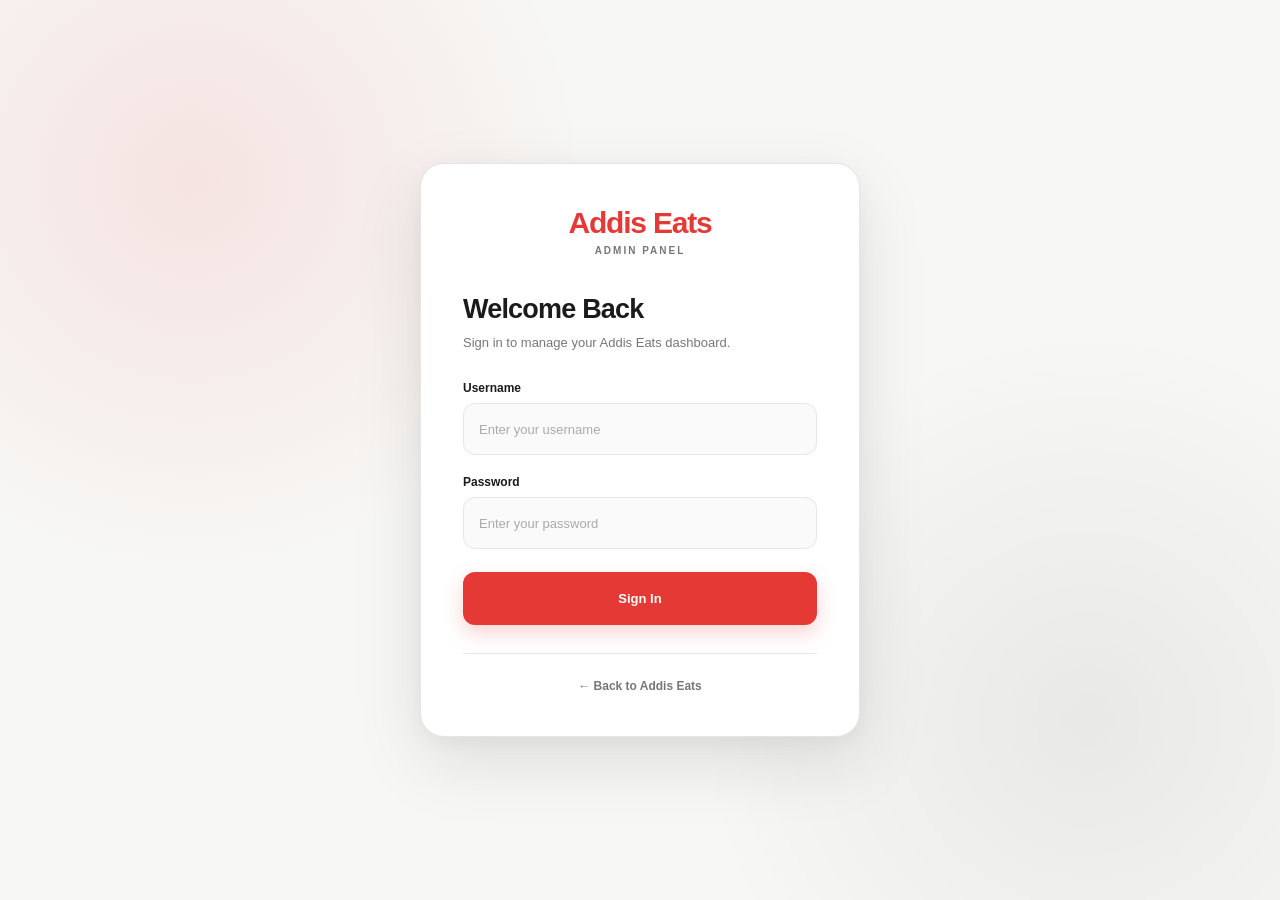
<file: admin-dashboard.html>
<!DOCTYPE html>
<html lang="en">

<head>
    <meta charset="UTF-8">
    <meta name="viewport" content="width=device-width, initial-scale=1.0">
    <title>Addis Eats | Admin Dashboard</title>
    <link rel="stylesheet" href="admin.css">
</head>

<body>
    <div class="admin-dashboard" id="admin-dashboard">
        <aside class="admin-sidebar" id="admin-sidebar">
            <div class="admin-logo">
                <h1>Addis Eats</h1>
                <span>Admin Panel</span>
            </div>
            <nav class="admin-nav" id="admin-nav">
                <a href="#dashboard" class="admin-nav-link active"><span
                        class="nav-icon">⌂</span><span>Dashboard</span></a>
                <a href="#menu-management" class="admin-nav-link"><span class="nav-icon">🍴</span><span>Menu</span></a>
                <a href="#orders" class="admin-nav-link"><span class="nav-icon">📦</span><span>Orders</span></a>
                <a href="#analytics" class="admin-nav-link"><span class="nav-icon">📊</span><span>Analytics</span></a>
            </nav>
            <div class="admin-sidebar-bottom">
                <a href="#settings" class="admin-nav-link"><span class="nav-icon">⚙</span><span>Settings</span></a>
                <button type="button" class="admin-logout" id="admin-logout"><span
                        class="nav-icon">↪</span><span>Logout</span></button>
            </div>
        </aside>
        <main class="admin-main" id="dashboard">
            <header class="admin-header">
                <div class="admin-header-left">
                    <button type="button" class="sidebar-toggle" id="sidebar-toggle"
                        aria-label="Toggle sidebar">☰</button>
                    <div>
                        <span class="admin-page-label">ADMIN PANEL</span>
                        <h2>Dashboard</h2>
                    </div>
                </div>
                <div class="admin-header-right">
                    <button type="button" class="admin-notification" id="admin-notification"
                        aria-label="Notifications">🔔<span class="notification-badge"
                            id="notification-badge">0</span></button>
                    <div class="admin-profile" id="admin-profile">
                        <div class="admin-profile-avatar">A</div>
                        <div class="admin-profile-info">
                            <strong id="admin-name">Admin</strong>
                            <span>Administrator</span>
                        </div>
                    </div>
                </div>
            </header>
            <section class="dashboard-content">
                <div class="dashboard-heading">
                    <div>
                        <span class="section-label">OVERVIEW</span>
                        <h1>Welcome back, Admin</h1>
                        <p>Here's what's happening with Addis Eats today.</p>
                    </div>
                    <div class="dashboard-date" id="dashboard-date">Today</div>
                </div>
                <section class="dashboard-stats" id="analytics">
                    <article class="stat-card revenue-card" id="revenue-card">
                        <div class="stat-card-top"><span class="stat-title">Total Revenue</span><span
                                class="stat-icon">💰</span></div>
                        <div class="stat-value" id="total-revenue">0 ETB</div>
                        <div class="stat-change positive"><span>↑</span><span id="revenue-change">0%</span><small>from
                                last period</small></div>
                    </article>
                    <article class="stat-card orders-card" id="orders-card">
                        <div class="stat-card-top"><span class="stat-title">Total Orders</span><span
                                class="stat-icon">📦</span></div>
                        <div class="stat-value" id="total-orders">0</div>
                        <div class="stat-change positive"><span>↑</span><span id="orders-change">0%</span><small>from
                                last period</small></div>
                    </article>
                    <article class="stat-card average-card" id="average-order-card">
                        <div class="stat-card-top"><span class="stat-title">Average Order</span><span
                                class="stat-icon">🧾</span></div>
                        <div class="stat-value" id="average-order-value">0 ETB</div>
                        <div class="stat-change positive"><span>↑</span><span id="average-change">0%</span><small>from
                                last period</small></div>
                    </article>
                    <article class="stat-card customers-card" id="customers-card">
                        <div class="stat-card-top"><span class="stat-title">Customers</span><span
                                class="stat-icon">👥</span></div>
                        <div class="stat-value" id="total-customers">0</div>
                        <div class="stat-change positive"><span>↑</span><span id="customers-change">0%</span><small>from
                                last period</small></div>
                    </article>
                </section>
                <div class="dashboard-grid">
                    <section class="dashboard-panel top-selling" id="top-selling">
                        <div class="panel-header">
                            <div><span class="section-label">BEST PERFORMERS</span>
                                <h2>Top Selling Dishes</h2>
                            </div>
                            <button type="button" class="panel-action" id="view-menu-button">View Menu</button>
                        </div>
                        <div class="top-selling-list" id="top-selling-list"></div>
                    </section>
                    <section class="dashboard-panel order-status" id="order-status-distribution">
                        <div class="panel-header">
                            <div><span class="section-label">ORDER OVERVIEW</span>
                                <h2>Order Status</h2>
                            </div>
                            <span class="total-order-count"><strong id="status-total-orders">0</strong> orders</span>
                        </div>
                        <div class="status-chart-container">
                            <div class="status-chart" id="status-chart">
                                <div class="status-chart-center"><strong
                                        id="status-chart-total">0</strong><span>Orders</span></div>
                            </div>
                        </div>
                        <div class="status-list" id="status-list">
                            <div class="status-item" data-status="confirmed"><span
                                    class="status-dot confirmed"></span><span
                                    class="status-name">Confirmed</span><strong id="confirmed-count">0</strong></div>
                            <div class="status-item" data-status="preparing"><span
                                    class="status-dot preparing"></span><span
                                    class="status-name">Preparing</span><strong id="preparing-count">0</strong></div>
                            <div class="status-item" data-status="on-the-way"><span
                                    class="status-dot on-the-way"></span><span class="status-name">On the
                                    Way</span><strong id="on-the-way-count">0</strong></div>
                            <div class="status-item" data-status="delivered"><span
                                    class="status-dot delivered"></span><span
                                    class="status-name">Delivered</span><strong id="delivered-count">0</strong></div>
                        </div>
                    </section>
                </div>
                <section class="dashboard-panel recent-orders" id="recent-orders">
                    <div class="panel-header">
                        <div><span class="section-label">LATEST ACTIVITY</span>
                            <h2>Recent Orders</h2>
                        </div>
                        <a href="#orders" class="panel-action">View All Orders</a>
                    </div>
                    <div class="orders-table-wrapper">
                        <table class="orders-table" id="recent-orders-table">
                            <thead>
                                <tr>
                                    <th>Order ID</th>
                                    <th>Customer</th>
                                    <th>Items</th>
                                    <th>Total</th>
                                    <th>Status</th>
                                    <th>Date</th>
                                    <th>Action</th>
                                </tr>
                            </thead>
                            <tbody id="recent-orders-body"></tbody>
                        </table>
                    </div>
                </section>
                <section class="dashboard-panel" id="menu-management">
                    <div class="panel-header">
                        <div><span class="section-label">RESTAURANT MENU</span>
                            <h2>Menu Management</h2>
                        </div>
                        <button type="button" class="panel-action" id="add-menu-button">+ Add Menu Item</button>
                    </div>
                    <div class="admin-menu-controls">
                        <input type="search" id="admin-menu-search" placeholder="Search menu...">
                        <div class="admin-menu-filters">
                            <button type="button" class="admin-menu-filter active" data-category="all">All</button>
                            <button type="button" class="admin-menu-filter" data-category="fast food">Fast Food</button>
                            <button type="button" class="admin-menu-filter" data-category="chicken and fish">Chicken &
                                Fish</button>
                            <button type="button" class="admin-menu-filter" data-category="sweets">Sweets</button>
                            <button type="button" class="admin-menu-filter" data-category="breakfast">Breakfast</button>
                            <button type="button" class="admin-menu-filter" data-category="drinks">Drinks</button>
                        </div>
                    </div>
                    <div class="admin-menu-grid" id="admin-menu-grid"></div>
                </section>
                <section class="dashboard-panel" id="orders">
                    <div class="panel-header">
                        <div><span class="section-label">ORDER MANAGEMENT</span>
                            <h2>Track Orders</h2>
                        </div>
                    </div>
                    <div class="admin-order-controls">
                        <input type="search" id="order-search" placeholder="Search order or customer...">
                        <select id="order-status-filter">
                            <option value="all">All Statuses</option>
                            <option value="confirmed">Confirmed</option>
                            <option value="preparing">Preparing</option>
                            <option value="on-the-way">On the Way</option>
                            <option value="delivered">Delivered</option>
                            <option value="cancelled">Cancelled</option>
                        </select>
                    </div>
                    <div class="orders-container" id="orders-container"></div>
                </section>
                <section class="dashboard-panel" id="settings">
                    <div class="panel-header">
                        <div><span class="section-label">ACCOUNT</span>
                            <h2>Settings</h2>
                        </div>
                    </div>
                    <div class="admin-settings">
                        <p><strong>Admin account</strong></p>
                        <p>You are currently signed in as Administrator.</p>
                        <button type="button" class="admin-logout" id="settings-logout">Logout</button>
                    </div>
                </section>
            </section>
        </main>
    </div>
    <script src="admin.js"></script>
</body>

</html>
</file>
<file: admin.css>
*{margin:0;padding:0;box-sizing:border-box;}
:root{
--admin-red:#e53935;
--admin-red-dark:#c62828;
--admin-red-light:#fff1f0;
--admin-black:#171717;
--admin-dark:#202020;
--admin-white:#ffffff;
--admin-bg:#f7f7f5;
--admin-text:#1b1b1b;
--admin-muted:#777777;
--admin-border:#e9e9e9;
--admin-green:#2e9b62;
--admin-yellow:#e8a900;
--admin-blue:#3977d6;
--sidebar-width:250px;
--shadow-small:0 4px 15px rgba(0,0,0,0.05);
--shadow-medium:0 10px 30px rgba(0,0,0,0.07);
--shadow-large:0 20px 50px rgba(0,0,0,0.10);
--radius-small:10px;
--radius-medium:16px;
--radius-large:22px;
}
html{scroll-behavior:smooth;}
body{
font-family:Inter,-apple-system,BlinkMacSystemFont,"Segoe UI",sans-serif;
background:var(--admin-bg);
color:var(--admin-text);
min-height:100vh;
}
button,input,select,textarea{font:inherit;}
button{cursor:pointer;}
a{color:inherit;text-decoration:none;}
img{max-width:100%;display:block;}
.admin-dashboard{
min-height:100vh;
display:flex;
background:var(--admin-bg);
}
.admin-sidebar{
width:var(--sidebar-width);
height:100vh;
position:fixed;
left:0;
top:0;
display:flex;
flex-direction:column;
padding:28px 18px;
background:var(--admin-black);
color:white;
z-index:1000;
box-shadow:8px 0 30px rgba(0,0,0,0.08);
}
.admin-logo{
padding:0 14px;
margin-bottom:45px;
}
.admin-logo h1{
font-size:25px;
font-weight:800;
letter-spacing:-0.8px;
}
.admin-logo span{
display:block;
margin-top:4px;
font-size:11px;
font-weight:600;
color:#a9a9a9;
text-transform:uppercase;
letter-spacing:1.5px;
}
.admin-nav{
display:flex;
flex-direction:column;
gap:7px;
}
.admin-nav-link{
min-height:48px;
display:flex;
align-items:center;
gap:13px;
padding:0 14px;
border-radius:12px;
color:#a9a9a9;
font-size:14px;
font-weight:600;
transition:background 0.25s ease,color 0.25s ease,transform 0.25s ease;
}
.admin-nav-link:hover{
background:rgba(255,255,255,0.07);
color:white;
transform:translateX(3px);
}
.admin-nav-link.active{
background:var(--admin-red);
color:white;
box-shadow:0 8px 20px rgba(229,57,53,0.25);
}
.nav-icon{
width:22px;
display:flex;
justify-content:center;
align-items:center;
font-size:17px;
}
.admin-sidebar-bottom{
margin-top:auto;
display:flex;
flex-direction:column;
gap:7px;
}
.admin-logout{
width:100%;
min-height:48px;
display:flex;
align-items:center;
gap:13px;
padding:0 14px;
border:none;
border-radius:12px;
background:transparent;
color:#a9a9a9;
font-size:14px;
font-weight:600;
text-align:left;
transition:all 0.25s ease;
}
.admin-logout:hover{
background:rgba(229,57,53,0.12);
color:#ff6966;
}
.admin-main{
width:calc(100% - var(--sidebar-width));
margin-left:var(--sidebar-width);
min-height:100vh;
}
.admin-header{
height:82px;
padding:0 38px;
display:flex;
align-items:center;
justify-content:space-between;
background:rgba(255,255,255,0.92);
border-bottom:1px solid var(--admin-border);
position:sticky;
top:0;
z-index:100;
}
.admin-header-left,.admin-header-right{
display:flex;
align-items:center;
}
.admin-header-left{gap:18px;}
.admin-header-right{gap:22px;}
.admin-page-label,.section-label{
display:block;
font-size:10px;
font-weight:800;
letter-spacing:1.5px;
color:var(--admin-red);
text-transform:uppercase;
}
.admin-header h2{
margin-top:2px;
font-size:22px;
font-weight:750;
letter-spacing:-0.5px;
}
.sidebar-toggle{
width:40px;
height:40px;
display:none;
align-items:center;
justify-content:center;
border:1px solid var(--admin-border);
border-radius:10px;
background:white;
font-size:18px;
}
.admin-notification{
width:42px;
height:42px;
position:relative;
display:flex;
align-items:center;
justify-content:center;
border:1px solid var(--admin-border);
border-radius:50%;
background:white;
font-size:17px;
transition:all 0.25s ease;
}
.admin-notification:hover{
border-color:#d6d6d6;
transform:translateY(-2px);
box-shadow:var(--shadow-small);
}
.notification-badge{
position:absolute;
top:-2px;
right:-2px;
min-width:18px;
height:18px;
display:flex;
align-items:center;
justify-content:center;
padding:0 4px;
border-radius:50%;
background:var(--admin-red);
color:white;
font-size:9px;
font-weight:800;
border:2px solid white;
}
.admin-profile{
display:flex;
align-items:center;
gap:11px;
cursor:pointer;
}
.admin-profile-avatar{
width:42px;
height:42px;
display:flex;
align-items:center;
justify-content:center;
border-radius:50%;
background:linear-gradient(135deg,#ef5350,#c62828);
color:white;
font-size:15px;
font-weight:800;
box-shadow:0 5px 15px rgba(229,57,53,0.25);
}
.admin-profile-info{
display:flex;
flex-direction:column;
gap:2px;
}
.admin-profile-info strong{font-size:13px;}
.admin-profile-info span{
color:var(--admin-muted);
font-size:11px;
}
.dashboard-content{padding:38px;}
.dashboard-heading{
display:flex;
align-items:flex-end;
justify-content:space-between;
margin-bottom:30px;
}
.dashboard-heading h1{
margin-top:6px;
font-size:31px;
font-weight:800;
letter-spacing:-1.1px;
}
.dashboard-heading p{
margin-top:7px;
color:var(--admin-muted);
font-size:14px;
}
.dashboard-date{
padding:10px 15px;
border:1px solid var(--admin-border);
border-radius:10px;
background:white;
color:var(--admin-muted);
font-size:12px;
font-weight:600;
}
.dashboard-stats{
display:grid;
grid-template-columns:repeat(4,minmax(0,1fr));
gap:18px;
margin-bottom:24px;
}
.stat-card{
padding:22px;
background:white;
border:1px solid var(--admin-border);
border-radius:var(--radius-medium);
box-shadow:var(--shadow-small);
transition:transform 0.25s ease,box-shadow 0.25s ease;
}
.stat-card:hover{
transform:translateY(-4px);
box-shadow:var(--shadow-medium);
}
.stat-card-top{
display:flex;
align-items:center;
justify-content:space-between;
}
.stat-title{
color:var(--admin-muted);
font-size:12px;
font-weight:650;
}
.stat-icon{
width:39px;
height:39px;
display:flex;
align-items:center;
justify-content:center;
border-radius:11px;
background:var(--admin-red-light);
font-size:17px;
}
.stat-value{
margin-top:18px;
font-size:27px;
font-weight:800;
letter-spacing:-0.8px;
}
.stat-change{
margin-top:12px;
display:flex;
align-items:center;
gap:5px;
font-size:11px;
font-weight:700;
}
.stat-change.positive{color:var(--admin-green);}
.stat-change small{
color:var(--admin-muted);
font-size:10px;
font-weight:500;
}
.revenue-card .stat-icon{background:#fff0ef;}
.orders-card .stat-icon{background:#eef5ff;}
.average-card .stat-icon{background:#fff8df;}
.customers-card .stat-icon{background:#eef8f1;}
.dashboard-grid{
display:grid;
grid-template-columns:minmax(0,1.5fr) minmax(330px,0.8fr);
gap:22px;
margin-bottom:22px;
}
.dashboard-panel{
background:white;
border:1px solid var(--admin-border);
border-radius:var(--radius-large);
box-shadow:var(--shadow-small);
overflow:hidden;
}
.top-selling,.order-status,.recent-orders{padding:26px;}
.panel-header{
display:flex;
align-items:flex-start;
justify-content:space-between;
margin-bottom:24px;
}
.panel-header h2{
margin-top:5px;
font-size:18px;
font-weight:750;
letter-spacing:-0.4px;
}
.panel-action{
border:none;
background:transparent;
color:var(--admin-red);
font-size:12px;
font-weight:700;
transition:color 0.2s ease;
}
.panel-action:hover{color:var(--admin-red-dark);}
.total-order-count{
color:var(--admin-muted);
font-size:11px;
}
.total-order-count strong{
color:var(--admin-text);
font-size:16px;
}
.top-selling-list{
display:flex;
flex-direction:column;
gap:4px;
}
.selling-item{
min-height:72px;
display:flex;
align-items:center;
gap:14px;
padding:9px 8px;
border-radius:13px;
transition:background 0.2s ease;
}
.selling-item:hover{background:#fafafa;}
.selling-rank{
width:25px;
color:#a3a3a3;
font-size:11px;
font-weight:800;
}
.selling-image{
width:56px;
height:56px;
flex-shrink:0;
overflow:hidden;
border-radius:12px;
background:#eee;
}
.selling-image img{
width:100%;
height:100%;
object-fit:cover;
}
.selling-info{
min-width:0;
flex:1;
}
.selling-info h3{
overflow:hidden;
color:var(--admin-text);
font-size:13px;
font-weight:700;
white-space:nowrap;
text-overflow:ellipsis;
}
.selling-info p{
margin-top:5px;
color:var(--admin-muted);
font-size:11px;
}
.selling-revenue{
color:var(--admin-red);
font-size:13px;
font-weight:800;
}
.status-chart-container{
display:flex;
align-items:center;
justify-content:center;
padding:5px 0 25px;
}
.status-chart{
width:170px;
height:170px;
display:flex;
align-items:center;
justify-content:center;
border-radius:50%;
background:conic-gradient(var(--admin-red) 0deg,var(--admin-red) 90deg,#f4ad19 90deg,#f4ad19 180deg,#4c83d1 180deg,#4c83d1 270deg,#54a675 270deg,#54a675 360deg);
position:relative;
}
.status-chart::before{
content:"";
position:absolute;
width:116px;
height:116px;
border-radius:50%;
background:white;
}
.status-chart-center{
position:relative;
z-index:2;
display:flex;
flex-direction:column;
align-items:center;
}
.status-chart-center strong{
font-size:25px;
font-weight:800;
}
.status-chart-center span{
margin-top:2px;
color:var(--admin-muted);
font-size:10px;
}
.status-list{
display:flex;
flex-direction:column;
gap:13px;
}
.status-item{
display:flex;
align-items:center;
gap:9px;
font-size:12px;
}
.status-dot{
width:9px;
height:9px;
border-radius:50%;
}
.status-dot.confirmed{background:var(--admin-red);}
.status-dot.preparing{background:#f4ad19;}
.status-dot.on-the-way{background:#4c83d1;}
.status-dot.delivered{background:#54a675;}
.status-name{
flex:1;
color:#555;
}
.status-item strong{font-size:12px;}
.recent-orders{margin-bottom:30px;}
.orders-table-wrapper{
width:100%;
overflow-x:auto;
}
.orders-table{
width:100%;
border-collapse:collapse;
white-space:nowrap;
}
.orders-table thead{background:#fafafa;}
.orders-table th{
padding:13px 15px;
color:#777;
border-bottom:1px solid var(--admin-border);
font-size:10px;
font-weight:800;
text-align:left;
text-transform:uppercase;
letter-spacing:0.8px;
}
.orders-table td{
padding:17px 15px;
border-bottom:1px solid #f0f0f0;
color:#444;
font-size:12px;
}
.orders-table tbody tr{
transition:background 0.2s ease;
}
.orders-table tbody tr:hover{background:#fcfcfc;}
.orders-table tbody tr:last-child td{border-bottom:none;}
@media (max-width:1200px){
:root{--sidebar-width:220px;}
.dashboard-content{padding:28px;}
.dashboard-stats{
grid-template-columns:repeat(2,minmax(0,1fr));
}
.dashboard-grid{grid-template-columns:1fr;}
}
@media (max-width:768px){
:root{--sidebar-width:250px;}
.admin-sidebar{
transform:translateX(-100%);
transition:transform 0.3s ease;
}
.admin-sidebar.active{transform:translateX(0);}
.admin-main{
width:100%;
margin-left:0;
}
.sidebar-toggle{display:flex;}
.admin-header{
height:72px;
padding:0 18px;
}
.admin-header h2{font-size:18px;}
.admin-profile-info{display:none;}
.dashboard-content{padding:22px 16px;}
.dashboard-heading{
align-items:flex-start;
flex-direction:column;
gap:15px;
}
.dashboard-heading h1{font-size:25px;}
.dashboard-stats{
grid-template-columns:1fr;
gap:13px;
}
.dashboard-grid{grid-template-columns:1fr;}
.top-selling,.order-status,.recent-orders{padding:20px;}
.stat-card{padding:19px;}
.selling-item{gap:10px;}
.selling-rank{display:none;}
.selling-revenue{font-size:12px;}
}
@media (max-width:480px){
.admin-header-right{gap:10px;}
.admin-notification{
width:38px;
height:38px;
}
.admin-profile-avatar{
width:38px;
height:38px;
}
.dashboard-content{padding:18px 12px;}
.dashboard-heading h1{font-size:22px;}
.panel-header{align-items:center;}
.panel-header h2{font-size:16px;}
.selling-image{
width:48px;
height:48px;
}
.selling-info h3{font-size:12px;}
.selling-info p{font-size:10px;}
}
* {
    margin: 0;
    padding: 0;
    box-sizing: border-box;
}

:root {
    --admin-red: #e53935;
    --admin-red-dark: #c62828;
    --admin-black: #171717;
    --admin-dark: #202020;
    --admin-white: #ffffff;
    --admin-bg: #f7f7f5;
    --admin-text: #1b1b1b;
    --admin-muted: #777777;
    --admin-border: #e5e5e5;
    --admin-error: #d93025;
}

html {
    scroll-behavior: smooth;
}

body {
    min-height: 100vh;
    font-family: Inter, -apple-system, BlinkMacSystemFont, "Segoe UI", sans-serif;
    background: var(--admin-bg);
    color: var(--admin-text);
}

button,
input {
    font: inherit;
}

button {
    cursor: pointer;
}

a {
    color: inherit;
    text-decoration: none;
}

.admin-login-page {
    min-height: 100vh;
    display: flex;
    align-items: center;
    justify-content: center;
    padding: 30px 20px;
    background:
        radial-gradient(
            circle at 15% 20%,
            rgba(229, 57, 53, 0.10),
            transparent 30%
        ),
        radial-gradient(
            circle at 85% 80%,
            rgba(0, 0, 0, 0.06),
            transparent 30%
        ),
        var(--admin-bg);
}

.admin-login-card {
    width: 100%;
    max-width: 440px;
    padding: 42px;
    background: var(--admin-white);
    border: 1px solid var(--admin-border);
    border-radius: 24px;
    box-shadow:
        0 25px 70px rgba(0, 0, 0, 0.10),
        0 5px 20px rgba(0, 0, 0, 0.04);
}

.admin-login-logo {
    text-align: center;
    margin-bottom: 38px;
}

.admin-login-logo h1 {
    color: var(--admin-red);
    font-size: 30px;
    font-weight: 850;
    letter-spacing: -1.2px;
}

.admin-login-logo span {
    display: block;
    margin-top: 5px;
    color: var(--admin-muted);
    font-size: 10px;
    font-weight: 800;
    letter-spacing: 2px;
}

.admin-login-heading {
    margin-bottom: 28px;
}

.admin-login-heading h2 {
    font-size: 27px;
    font-weight: 800;
    letter-spacing: -0.8px;
}

.admin-login-heading p {
    margin-top: 8px;
    color: var(--admin-muted);
    font-size: 13px;
    line-height: 1.6;
}

.admin-login-form {
    display: flex;
    flex-direction: column;
    gap: 20px;
}

.admin-form-group {
    display: flex;
    flex-direction: column;
    gap: 8px;
}

.admin-form-group label {
    color: var(--admin-text);
    font-size: 12px;
    font-weight: 700;
}

.admin-form-group input {
    width: 100%;
    height: 52px;
    padding: 0 15px;
    border: 1px solid var(--admin-border);
    border-radius: 12px;
    outline: none;
    background: #fafafa;
    color: var(--admin-text);
    font-size: 13px;
    transition:
        border-color 0.25s ease,
        background 0.25s ease,
        box-shadow 0.25s ease;
}

.admin-form-group input::placeholder {
    color: #aaa;
}

.admin-form-group input:hover {
    background: #ffffff;
    border-color: #d8d8d8;
}

.admin-form-group input:focus {
    background: #ffffff;
    border-color: var(--admin-red);
    box-shadow: 0 0 0 4px rgba(229, 57, 53, 0.10);
}

.admin-login-error {
    display: none;
    padding: 11px 13px;
    border-radius: 10px;
    background: #fff1f0;
    color: var(--admin-error);
    font-size: 12px;
    font-weight: 600;
    line-height: 1.5;
}

.admin-login-error.show {
    display: block;
}

.admin-login-button {
    width: 100%;
    height: 53px;
    margin-top: 3px;
    border: none;
    border-radius: 12px;
    background: var(--admin-red);
    color: white;
    font-size: 13px;
    font-weight: 750;
    box-shadow:
        0 8px 20px rgba(229, 57, 53, 0.22);
    transition:
        background 0.25s ease,
        transform 0.25s ease,
        box-shadow 0.25s ease;
}

.admin-login-button:hover {
    background: var(--admin-red-dark);
    transform: translateY(-2px);
    box-shadow:
        0 12px 25px rgba(229, 57, 53, 0.28);
}

.admin-login-button:active {
    transform: translateY(0);
}

.admin-login-footer {
    margin-top: 28px;
    padding-top: 22px;
    border-top: 1px solid var(--admin-border);
    text-align: center;
}

.admin-login-footer a {
    color: var(--admin-muted);
    font-size: 12px;
    font-weight: 600;
    transition: color 0.2s ease;
}

.admin-login-footer a:hover {
    color: var(--admin-red);
}

@media (max-width: 480px) {
    .admin-login-page {
        padding: 20px 14px;
    }

    .admin-login-card {
        padding: 32px 22px;
        border-radius: 20px;
    }

    .admin-login-logo {
        margin-bottom: 30px;
    }

    .admin-login-logo h1 {
        font-size: 27px;
    }

    .admin-login-heading h2 {
        font-size: 24px;
    }

    .admin-form-group input {
        height: 50px;
    }

    .admin-login-button {
        height: 51px;
    }
}
.admin-sidebar.open,
.admin-sidebar.active{
    transform:translateX(0);
}
.admin-empty-state{
    padding:35px 20px;
    text-align:center;
    color:var(--admin-muted);
    font-size:13px;
}
.admin-menu-grid{
    display:grid;
    grid-template-columns:repeat(3,minmax(0,1fr));
    gap:20px;
}
.admin-menu-card{
    background:var(--admin-white);
    border:1px solid var(--admin-border);
    border-radius:var(--radius-medium);
    overflow:hidden;
    box-shadow:var(--shadow-small);
    transition:transform .25s ease,box-shadow .25s ease;
}
.admin-menu-card:hover{
    transform:translateY(-4px);
    box-shadow:var(--shadow-medium);
}
.admin-menu-image{
    width:100%;
    height:190px;
    background:#eeeeee;
    overflow:hidden;
}
.admin-menu-image img{
    width:100%;
    height:100%;
    object-fit:cover;
}
.admin-menu-content{
    padding:18px;
}
.admin-menu-category{
    display:inline-block;
    margin-bottom:7px;
    padding:5px 9px;
    border-radius:7px;
    background:var(--admin-red-light);
    color:var(--admin-red);
    font-size:9px;
    font-weight:800;
    text-transform:uppercase;
    letter-spacing:.7px;
}
.admin-menu-content h3{
    font-size:16px;
    font-weight:750;
}
.admin-menu-content p{
    margin-top:7px;
    min-height:38px;
    color:var(--admin-muted);
    font-size:11px;
    line-height:1.6;
}
.admin-menu-bottom{
    display:flex;
    align-items:center;
    justify-content:space-between;
    gap:10px;
    margin-top:16px;
}
.admin-menu-bottom strong{
    color:var(--admin-red);
    font-size:15px;
}
.admin-menu-actions{
    display:flex;
    gap:7px;
}
.edit-menu-button,
.delete-menu-button{
    padding:7px 10px;
    border-radius:8px;
    font-size:10px;
    font-weight:700;
    border:1px solid var(--admin-border);
    background:white;
}
.edit-menu-button{
    color:var(--admin-blue);
}
.delete-menu-button{
    color:var(--admin-red);
}
.edit-menu-button:hover{
    background:#eef5ff;
}
.delete-menu-button:hover{
    background:var(--admin-red-light);
}
.admin-order-card{
    padding:20px;
    margin-bottom:15px;
    background:white;
    border:1px solid var(--admin-border);
    border-radius:var(--radius-medium);
    box-shadow:var(--shadow-small);
}
.admin-order-header{
    display:flex;
    align-items:center;
    justify-content:space-between;
    gap:15px;
    padding-bottom:15px;
    border-bottom:1px solid var(--admin-border);
}
.admin-order-header span:first-child{
    display:block;
    color:var(--admin-muted);
    font-size:10px;
}
.admin-order-header h3{
    margin-top:4px;
    font-size:15px;
}
.order-status{
    display:inline-flex;
    align-items:center;
    justify-content:center;
    padding:6px 10px;
    border-radius:20px;
    font-size:10px;
    font-weight:750;
}
.order-status.confirmed{
    background:#fff1f0;
    color:var(--admin-red);
}
.order-status.preparing{
    background:#fff8df;
    color:#b27a00;
}
.order-status.on-the-way{
    background:#eef5ff;
    color:var(--admin-blue);
}
.order-status.delivered{
    background:#eef8f1;
    color:var(--admin-green);
}
.order-status.cancelled{
    background:#f2f2f2;
    color:#777;
}
.admin-order-customer{
    display:flex;
    flex-direction:column;
    gap:5px;
    padding:15px 0;
}
.admin-order-customer strong{
    font-size:13px;
}
.admin-order-customer span{
    color:var(--admin-muted);
    font-size:11px;
}
.admin-order-items{
    padding:12px 0;
    border-top:1px solid #f1f1f1;
    border-bottom:1px solid #f1f1f1;
}
.admin-order-item{
    display:flex;
    align-items:center;
    justify-content:space-between;
    gap:15px;
    padding:7px 0;
    color:#555;
    font-size:11px;
}
.admin-order-item strong{
    color:var(--admin-text);
}
.admin-order-footer{
    display:flex;
    align-items:center;
    justify-content:space-between;
    gap:15px;
    padding-top:15px;
}
.admin-order-footer > strong{
    font-size:13px;
}
.order-status-select{
    min-width:130px;
    padding:8px 10px;
    border:1px solid var(--admin-border);
    border-radius:8px;
    background:white;
    color:var(--admin-text);
    font-size:11px;
    outline:none;
}
.order-status-select:focus{
    border-color:var(--admin-red);
    box-shadow:0 0 0 3px rgba(229,57,53,.08);
}
.admin-customer-card{
    display:grid;
    grid-template-columns:auto 1fr auto auto;
    align-items:center;
    gap:18px;
    padding:18px;
    margin-bottom:12px;
    background:white;
    border:1px solid var(--admin-border);
    border-radius:var(--radius-medium);
    box-shadow:var(--shadow-small);
}
.customer-avatar{
    width:44px;
    height:44px;
    display:flex;
    align-items:center;
    justify-content:center;
    border-radius:50%;
    background:var(--admin-red-light);
    color:var(--admin-red);
    font-size:15px;
    font-weight:800;
}
.customer-info{
    min-width:0;
}
.customer-info h3{
    font-size:13px;
}
.customer-info p{
    margin-top:4px;
    color:var(--admin-muted);
    font-size:11px;
}
.customer-info span{
    display:block;
    margin-top:3px;
    color:#999;
    font-size:10px;
}
.customer-stat{
    display:flex;
    flex-direction:column;
    align-items:flex-end;
    gap:3px;
}
.customer-stat strong{
    font-size:13px;
}
.customer-stat span{
    color:var(--admin-muted);
    font-size:10px;
}
.view-order-button{
    padding:7px 11px;
    border:none;
    border-radius:8px;
    background:var(--admin-red-light);
    color:var(--admin-red);
    font-size:10px;
    font-weight:750;
    transition:all .2s ease;
}
.view-order-button:hover{
    background:var(--admin-red);
    color:white;
}
.admin-menu-toolbar{
    display:flex;
    align-items:center;
    justify-content:space-between;
    gap:15px;
    margin-bottom:22px;
}
.admin-menu-search,
#admin-menu-search,
#order-search,
#customer-search{
    width:100%;
    max-width:300px;
    height:42px;
    padding:0 13px;
    border:1px solid var(--admin-border);
    border-radius:10px;
    outline:none;
    background:white;
    color:var(--admin-text);
    font-size:12px;
}
.admin-menu-search:focus,
#admin-menu-search:focus,
#order-search:focus,
#customer-search:focus{
    border-color:var(--admin-red);
    box-shadow:0 0 0 3px rgba(229,57,53,.08);
}
.admin-menu-filters{
    display:flex;
    flex-wrap:wrap;
    gap:8px;
    margin-bottom:20px;
}
.admin-menu-filter{
    padding:8px 13px;
    border:1px solid var(--admin-border);
    border-radius:20px;
    background:white;
    color:var(--admin-muted);
    font-size:10px;
    font-weight:700;
}
.admin-menu-filter:hover,
.admin-menu-filter.active{
    border-color:var(--admin-red);
    background:var(--admin-red);
    color:white;
}
#add-menu-button{
    min-height:42px;
    padding:0 16px;
    border:none;
    border-radius:10px;
    background:var(--admin-red);
    color:white;
    font-size:11px;
    font-weight:750;
    box-shadow:0 7px 18px rgba(229,57,53,.18);
}
#add-menu-button:hover{
    background:var(--admin-red-dark);
}
#order-status-filter{
    height:42px;
    padding:0 12px;
    border:1px solid var(--admin-border);
    border-radius:10px;
    background:white;
    color:var(--admin-text);
    font-size:11px;
    outline:none;
}
#order-status-filter:focus{
    border-color:var(--admin-red);
}
.orders-container{
    display:flex;
    flex-direction:column;
}
.customers-container{
    display:flex;
    flex-direction:column;
}
.menu-management-section,
.orders-management-section,
.customers-management-section{
    padding:26px;
    margin-bottom:22px;
    background:white;
    border:1px solid var(--admin-border);
    border-radius:var(--radius-large);
    box-shadow:var(--shadow-small);
}
.admin-section-heading{
    display:flex;
    align-items:center;
    justify-content:space-between;
    gap:15px;
    margin-bottom:22px;
}
.admin-section-heading h2{
    margin-top:5px;
    font-size:18px;
}
.admin-section-heading p{
    margin-top:5px;
    color:var(--admin-muted);
    font-size:11px;
}
@media(max-width:1200px){
    .admin-menu-grid{
        grid-template-columns:repeat(2,minmax(0,1fr));
    }
}
@media(max-width:768px){
    .admin-menu-grid{
        grid-template-columns:1fr;
    }
    .admin-menu-toolbar{
        align-items:stretch;
        flex-direction:column;
    }
    .admin-menu-search,
    #admin-menu-search,
    #order-search,
    #customer-search{
        max-width:none;
    }
    .admin-order-header{
        align-items:flex-start;
        flex-direction:column;
    }
    .admin-order-footer{
        align-items:stretch;
        flex-direction:column;
    }
    .order-status-select{
        width:100%;
    }
    .admin-customer-card{
        grid-template-columns:auto 1fr;
    }
    .customer-stat{
        align-items:flex-start;
    }
}
@media(max-width:480px){
    .admin-menu-content{
        padding:15px;
    }
    .admin-menu-image{
        height:180px;
    }
    .admin-menu-bottom{
        align-items:flex-start;
        flex-direction:column;
    }
    .admin-menu-actions{
        width:100%;
    }
    .edit-menu-button,
    .delete-menu-button{
        flex:1;
    }
    .admin-order-card{
        padding:15px;
    }
    .admin-customer-card{
        grid-template-columns:auto 1fr;
        gap:12px;
    }
}
</file>
